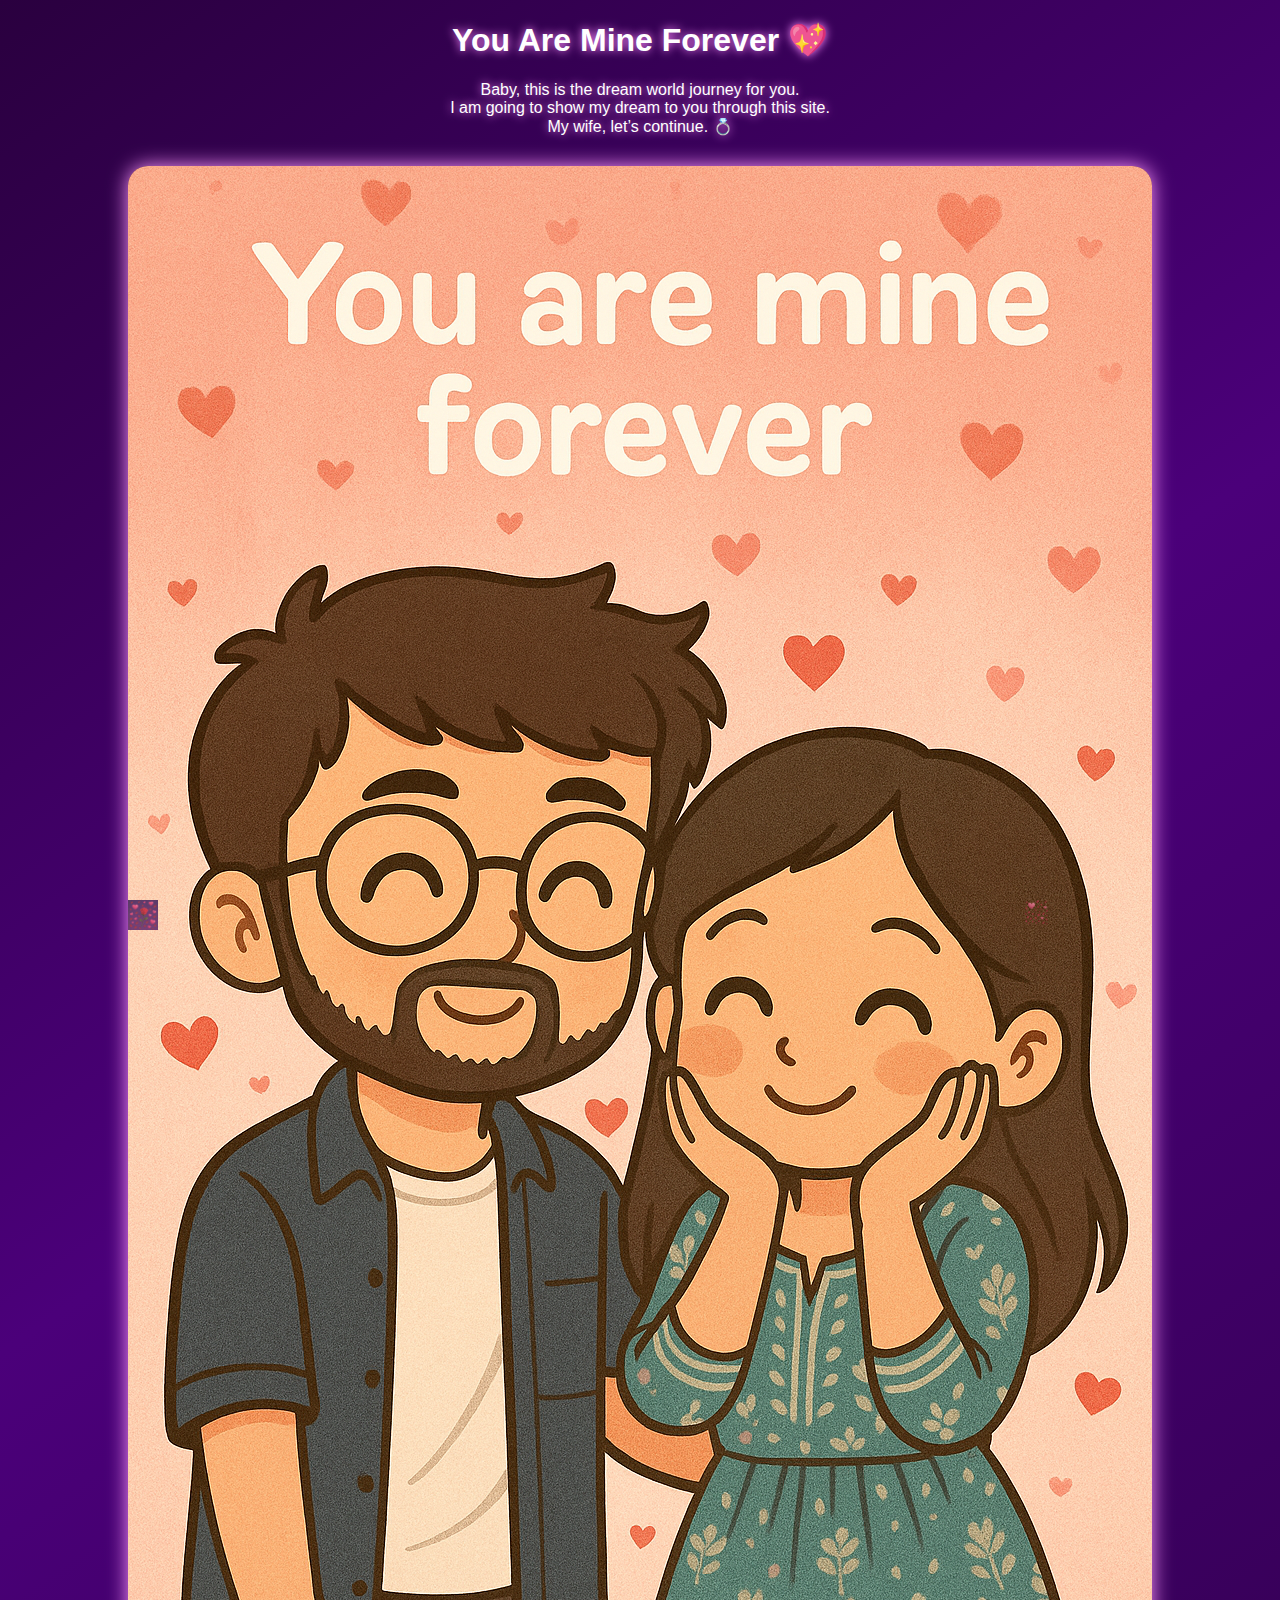
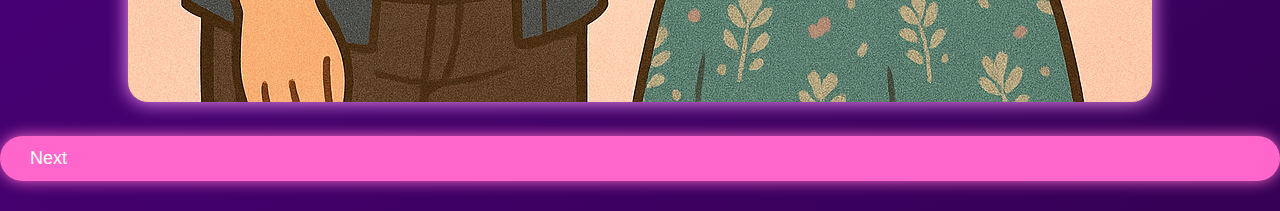
<file: index.html>
<!DOCTYPE html>
<html lang="en">
<head>
  <meta charset="UTF-8">
  <title>You Are Mine Forever</title>
  <meta name="viewport" content="width=device-width, initial-scale=1.0">
  <style>
    body {
      margin: 0;
      padding: 0;
      background: linear-gradient(145deg, #2a003f, #4b007a, #350055);
      font-family: 'Arial', sans-serif;
      color: #fff;
      overflow: hidden;
    }

    h1, p {
      text-align: center;
      text-shadow: 0 0 10px #ff8cff;
    }

    .image-container {
      text-align: center;
      margin-top: 30px;
    }

    .image-container img {
      max-width: 80%;
      height: auto;
      border-radius: 20px;
      box-shadow: 0 0 20px #ff99ff;
    }

    .next-button {
      display: block;
      margin: 30px auto;
      padding: 12px 30px;
      background: #ff66cc;
      color: white;
      border: none;
      border-radius: 25px;
      font-size: 18px;
      cursor: pointer;
      text-decoration: none;
      box-shadow: 0 0 15px #ff66cc;
    }

    .floating-heart, .floating-rose {
      position: absolute;
      animation: float 12s linear infinite;
      opacity: 0.8;
    }

    .floating-heart {
      width: 30px;
      top: 100%;
      left: 10%;
      animation-delay: 0s;
    }

    .floating-rose {
      width: 25px;
      top: 100%;
      left: 80%;
      animation-delay: 4s;
    }

    @keyframes float {
      0% { transform: translateY(0) rotate(0deg); }
      100% { transform: translateY(-120vh) rotate(360deg); }
    }
  </style>
</head>
<body>

  <!-- Floating decorations -->
  <img src="heart.png" class="floating-heart" alt="heart">
  <img src="rose.png" class="floating-rose" alt="rose">

  <h1>You Are Mine Forever 💖</h1>
  <p>Baby, this is the dream world journey for you.<br>
     I am going to show my dream to you through this site.<br>
     My wife, let’s continue. 💍</p>

  <div class="image-container">
    <img src="page1.png" alt="Chibi Hug Image">
  </div>

  <a href="page2.html" class="next-button">Next</a>

</body>
</html>
</file>
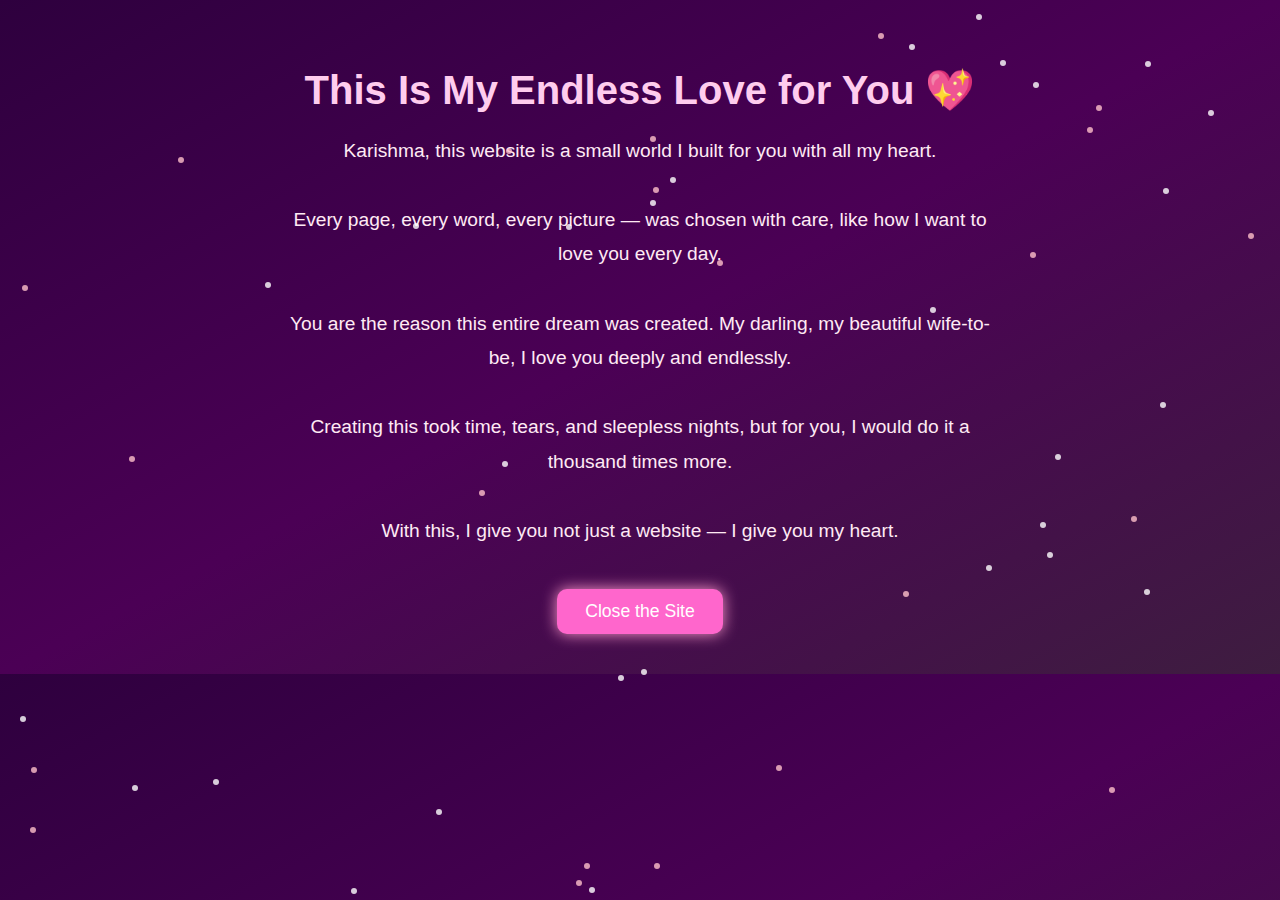
<file: page10.html>
<!DOCTYPE html>
<html lang="en">
<head>
  <meta charset="UTF-8" />
  <meta name="viewport" content="width=device-width, initial-scale=1.0"/>
  <title>My Endless Love for You</title>
  <style>
    body {
      margin: 0;
      padding: 0;
      background: linear-gradient(to bottom right, #2e003e, #4b0055, #3e1d40);
      color: #fff;
      font-family: 'Segoe UI', sans-serif;
      display: flex;
      flex-direction: column;
      align-items: center;
      text-align: center;
      padding: 40px 20px;
      overflow-x: hidden;
    }

    h1 {
      font-size: 2.5rem;
      margin-bottom: 20px;
      color: #ffccee;
    }

    .message {
      max-width: 700px;
      font-size: 1.2rem;
      line-height: 1.8;
      margin-bottom: 40px;
      color: #ffeaf4;
    }

    .close-btn {
      padding: 12px 28px;
      font-size: 1.1rem;
      background: #ff66cc;
      color: white;
      border: none;
      border-radius: 10px;
      box-shadow: 0 0 15px #ff99cc;
      cursor: pointer;
      transition: background 0.3s ease;
    }

    .close-btn:hover {
      background: #ff1493;
    }

    #goodbye {
      margin-top: 30px;
      font-size: 1.3rem;
      display: none;
      color: #ffcce6;
      animation: fadeIn 1s ease-in-out forwards;
    }

    @keyframes fadeIn {
      from { opacity: 0; }
      to { opacity: 1; }
    }

    .sparkle {
      position: absolute;
      width: 6px;
      height: 6px;
      background: pink;
      border-radius: 50%;
      opacity: 0.8;
      animation: rise 3s infinite ease-in-out;
    }

    @keyframes rise {
      0% {
        transform: translateY(0) scale(1);
        opacity: 0.8;
      }
      100% {
        transform: translateY(-100vh) scale(0.5);
        opacity: 0;
      }
    }
  </style>
</head>
<body>

  <h1>This Is My Endless Love for You 💖</h1>

  <div class="message">
    Karishma, this website is a small world I built for you with all my heart.<br><br>
    Every page, every word, every picture — was chosen with care, like how I want to love you every day.<br><br>
    You are the reason this entire dream was created. My darling, my beautiful wife-to-be, I love you deeply and endlessly.<br><br>
    Creating this took time, tears, and sleepless nights, but for you, I would do it a thousand times more.<br><br>
    With this, I give you not just a website — I give you my heart.
  </div>

  <button class="close-btn" onclick="closeMessage()">Close the Site</button>

  <p id="goodbye">
    Thank you for being part of my dream world, my love 💕<br>
    You can now gently close this tab and carry my love in your heart 💋
  </p>

  <!-- Music continues -->
  <audio autoplay loop style="display: none">
    <source src="music.mp3" type="audio/mpeg">
  </audio>

  <!-- Sparkles for background effect -->
  <script>
    function closeMessage() {
      document.getElementById("goodbye").style.display = "block";
    }

    // Add floating sparkles
    for (let i = 0; i < 50; i++) {
      const sparkle = document.createElement("div");
      sparkle.classList.add("sparkle");
      sparkle.style.left = Math.random() * 100 + "vw";
      sparkle.style.top = Math.random() * 100 + "vh";
      sparkle.style.animationDelay = (Math.random() * 5) + "s";
      sparkle.style.backgroundColor = Math.random() > 0.5 ? "pink" : "white";
      document.body.appendChild(sparkle);
    }
  </script>
</body>
</html>
</file>
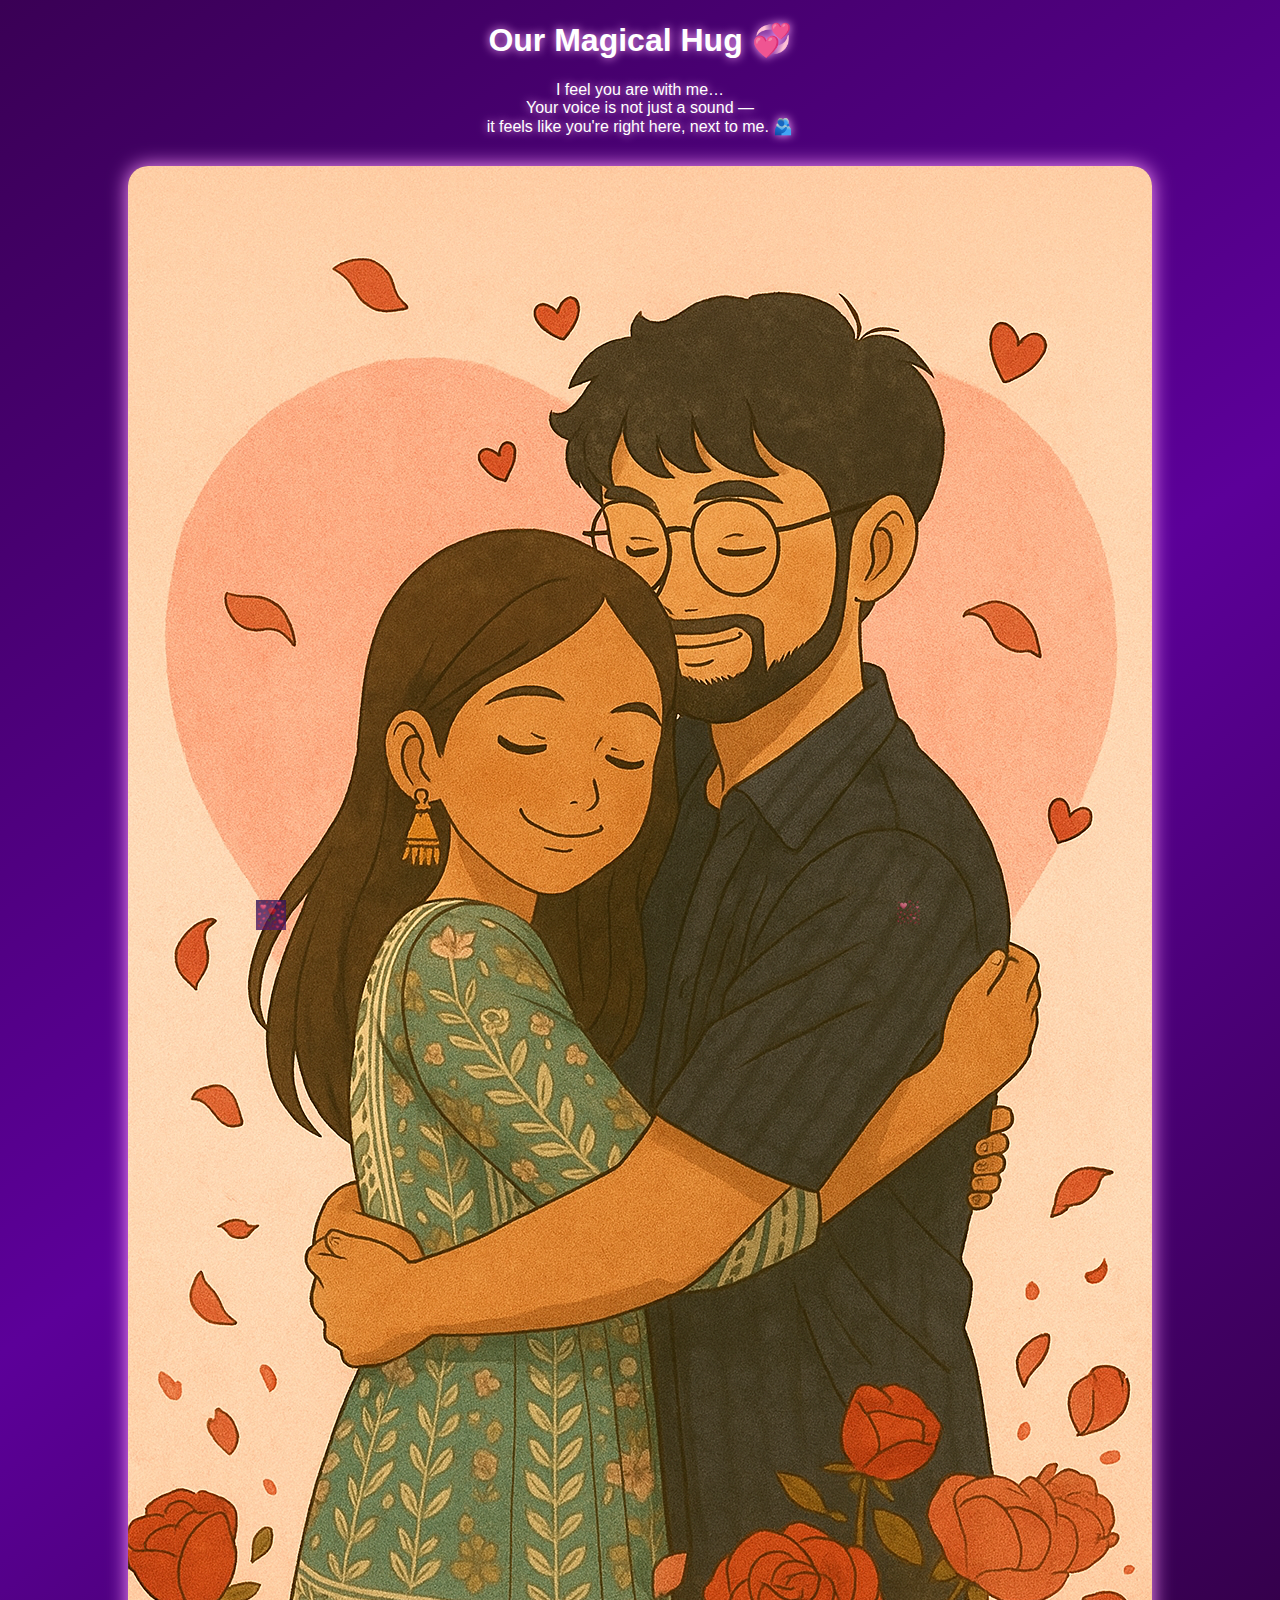
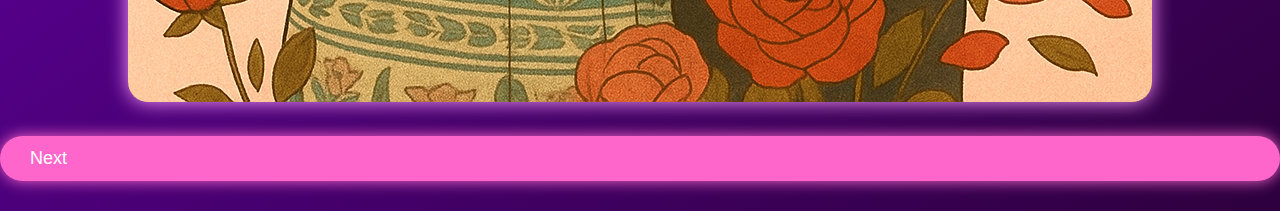
<file: page2.html>
<!DOCTYPE html>
<html lang="en">
<head>
  <meta charset="UTF-8">
  <title>Our Hugging Dream</title>
  <meta name="viewport" content="width=device-width, initial-scale=1.0">
  <style>
    body {
      margin: 0;
      padding: 0;
      background: linear-gradient(145deg, #3a0055, #5c0099, #2e003e);
      font-family: 'Arial', sans-serif;
      color: #fff;
      overflow: hidden;
    }

    h1, p {
      text-align: center;
      text-shadow: 0 0 10px #ffaaff;
    }

    .image-container {
      text-align: center;
      margin-top: 30px;
    }

    .image-container img {
      max-width: 80%;
      height: auto;
      border-radius: 20px;
      box-shadow: 0 0 20px #ff99ff;
    }

    .next-button {
      display: block;
      margin: 30px auto;
      padding: 12px 30px;
      background: #ff66cc;
      color: white;
      border: none;
      border-radius: 25px;
      font-size: 18px;
      cursor: pointer;
      text-decoration: none;
      box-shadow: 0 0 15px #ff66cc;
    }

    .floating-heart, .floating-rose {
      position: absolute;
      animation: float 10s linear infinite;
      opacity: 0.8;
    }

    .floating-heart {
      width: 30px;
      top: 100%;
      left: 20%;
      animation-delay: 2s;
    }

    .floating-rose {
      width: 25px;
      top: 100%;
      left: 70%;
      animation-delay: 5s;
    }

    @keyframes float {
      0% { transform: translateY(0) rotate(0deg); }
      100% { transform: translateY(-120vh) rotate(360deg); }
    }

    audio {
      display: none;
    }
  </style>
</head>
<body>

  <!-- Floating elements -->
  <img src="heart.png" class="floating-heart" alt="heart">
  <img src="rose.png" class="floating-rose" alt="rose">

  <!-- Romantic message -->
  <h1>Our Magical Hug 💞</h1>
  <p>I feel you are with me…<br>
     Your voice is not just a sound —<br>
     it feels like you're right here, next to me. 🫂</p>

  <!-- Ghibli hugging scene -->
  <div class="image-container">
    <img src="page2.png" alt="Ghibli Hug Scene">
  </div>

  <!-- Background Music -->
  <audio autoplay loop id="bg-music">
    <source src="your-music.mp3" type="audio/mpeg">
    Your browser does not support the audio element.
  </audio>

  <!-- Navigation -->
  <a href="page3.html" class="next-button">Next</a>

</body>
</html>
</file>
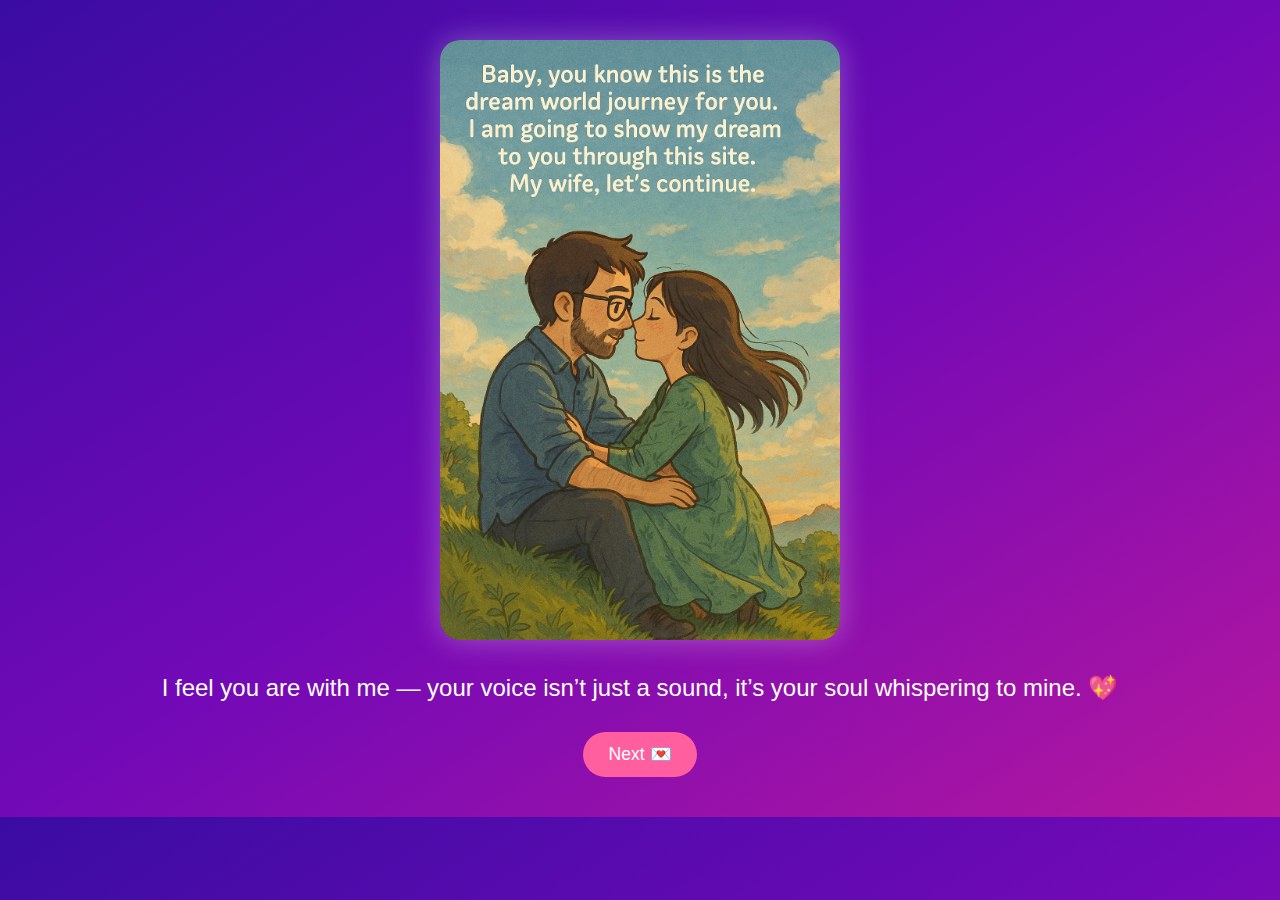
<file: page3.html>
<!DOCTYPE html>
<html lang="en">
<head>
  <meta charset="UTF-8" />
  <meta name="viewport" content="width=device-width, initial-scale=1.0"/>
  <title>Hug Scene 💖</title>
  <style>
    body {
      margin: 0;
      padding: 0;
      background: linear-gradient(to bottom right, #3a0ca3, #7209b7, #b5179e);
      font-family: 'Segoe UI', sans-serif;
      color: white;
      text-align: center;
      overflow-x: hidden;
    }

    .content {
      padding: 40px 20px;
    }

    .content img {
      width: 80%;
      max-width: 400px;
      border-radius: 20px;
      box-shadow: 0 0 30px rgba(255, 255, 255, 0.3);
      margin-bottom: 20px;
    }

    .message {
      font-size: 1.5em;
      margin-top: 10px;
      animation: fadeIn 3s ease;
    }

    @keyframes fadeIn {
      0% {opacity: 0;}
      100% {opacity: 1;}
    }

    .next-button {
      display: inline-block;
      margin-top: 30px;
      padding: 12px 25px;
      background: #ff5f9e;
      color: white;
      border: none;
      border-radius: 30px;
      font-size: 1.1em;
      cursor: pointer;
      text-decoration: none;
      transition: background 0.3s;
    }

    .next-button:hover {
      background: #ff2e88;
    }
  </style>
</head>
<body>

  <div class="content">
    <img src="hug-scene.png" alt="Hug Scene" />
    <div class="message">
      I feel you are with me — your voice isn’t just a sound, it’s your soul whispering to mine. 💖
    </div>

    <a href="page4.html" class="next-button">Next 💌</a>
  </div>

  <!-- Background music -->
  <audio autoplay loop>
    <source src="romantic-music.mp3" type="audio/mpeg" />
    Your browser does not support the audio element.
  </audio>

</body>
</html>
</file>
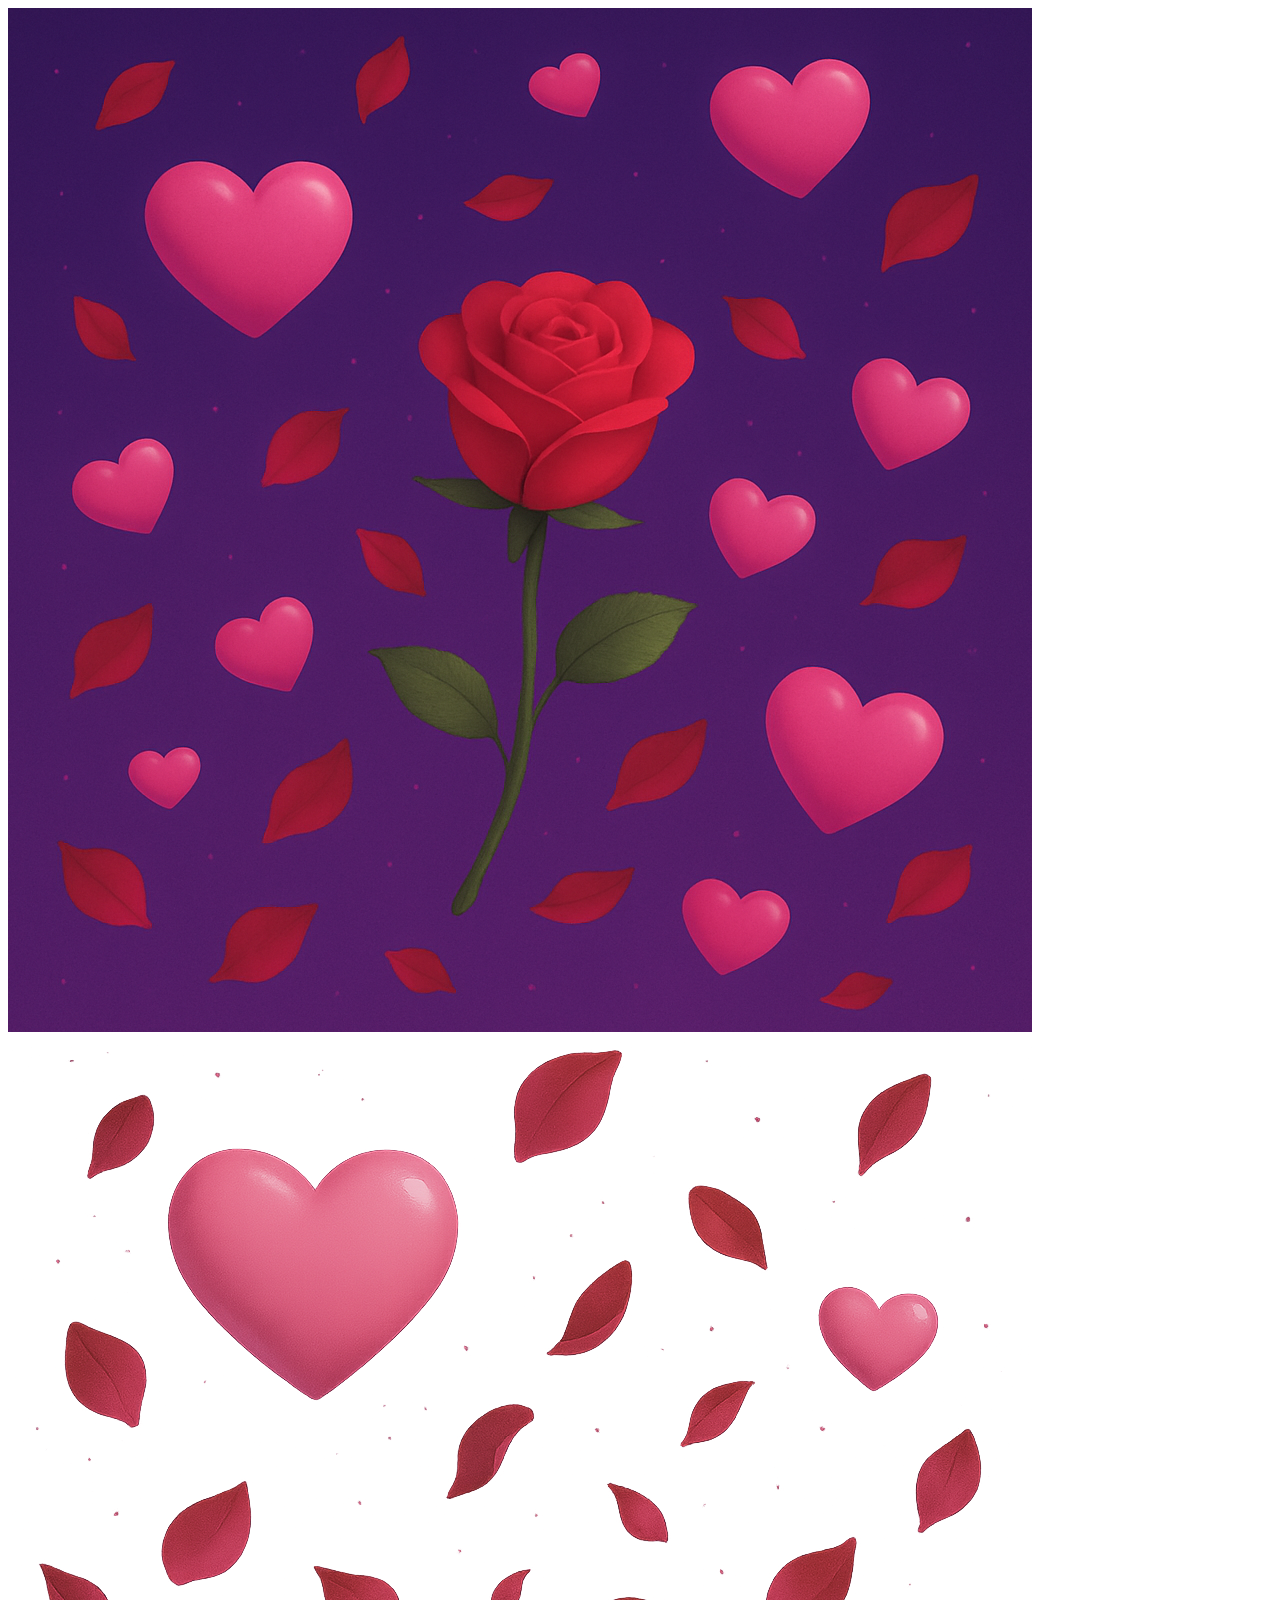
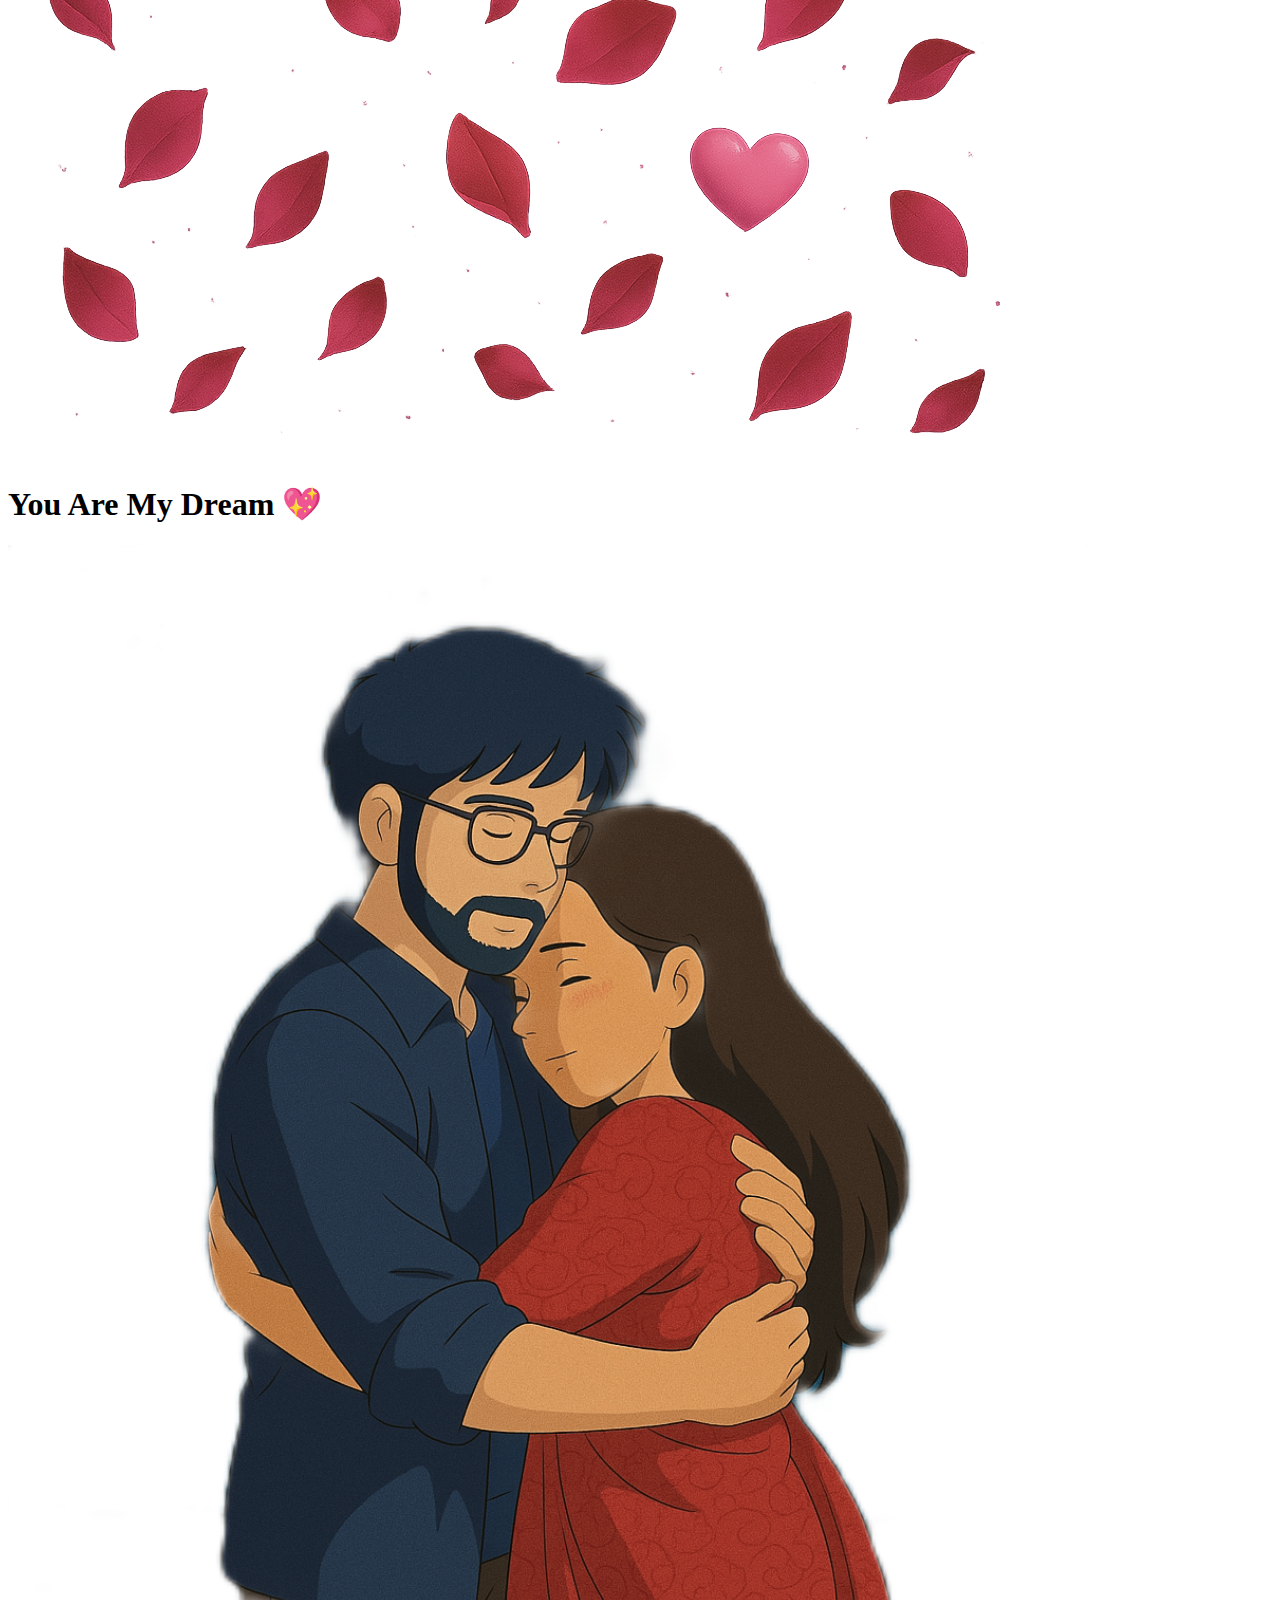
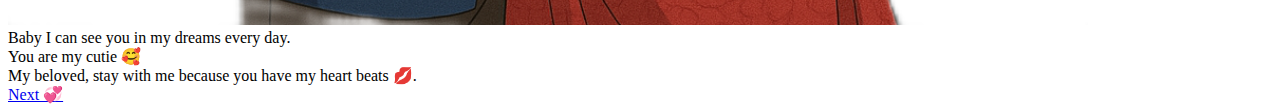
<file: page4.html>
<!DOCTYPE html>
<html lang="en">
<head>
  <meta charset="UTF-8" />
  <title>Page 4 – My Dream</title>
  <link rel="stylesheet" href="style.css" />
</head>
<body>

  <!-- Floating Elements -->
  <div class="floating-elements">
    <img src="heart.png" class="heart" alt="Heart">
    <img src="rose.png" class="rose" alt="Rose">
  </div>

  <!-- Music continues -->
  <audio autoplay loop>
    <source src="romantic-music.mp3" type="audio/mpeg" />
    Your browser does not support the audio element.
  </audio>

  <div class="content">
    <h1 class="title">You Are My Dream 💖</h1>
    <img src="hug.png" alt="Dream Hug" class="main-image" />

    <div class="message">
      Baby I can see you in my dreams every day.<br />
      You are my cutie 🥰<br />
      My beloved, stay with me because you have my heart beats 💋.
    </div>

    <a href="page5.html" class="next-button">Next 💞</a>
  </div>

</body>
</html>
</file>
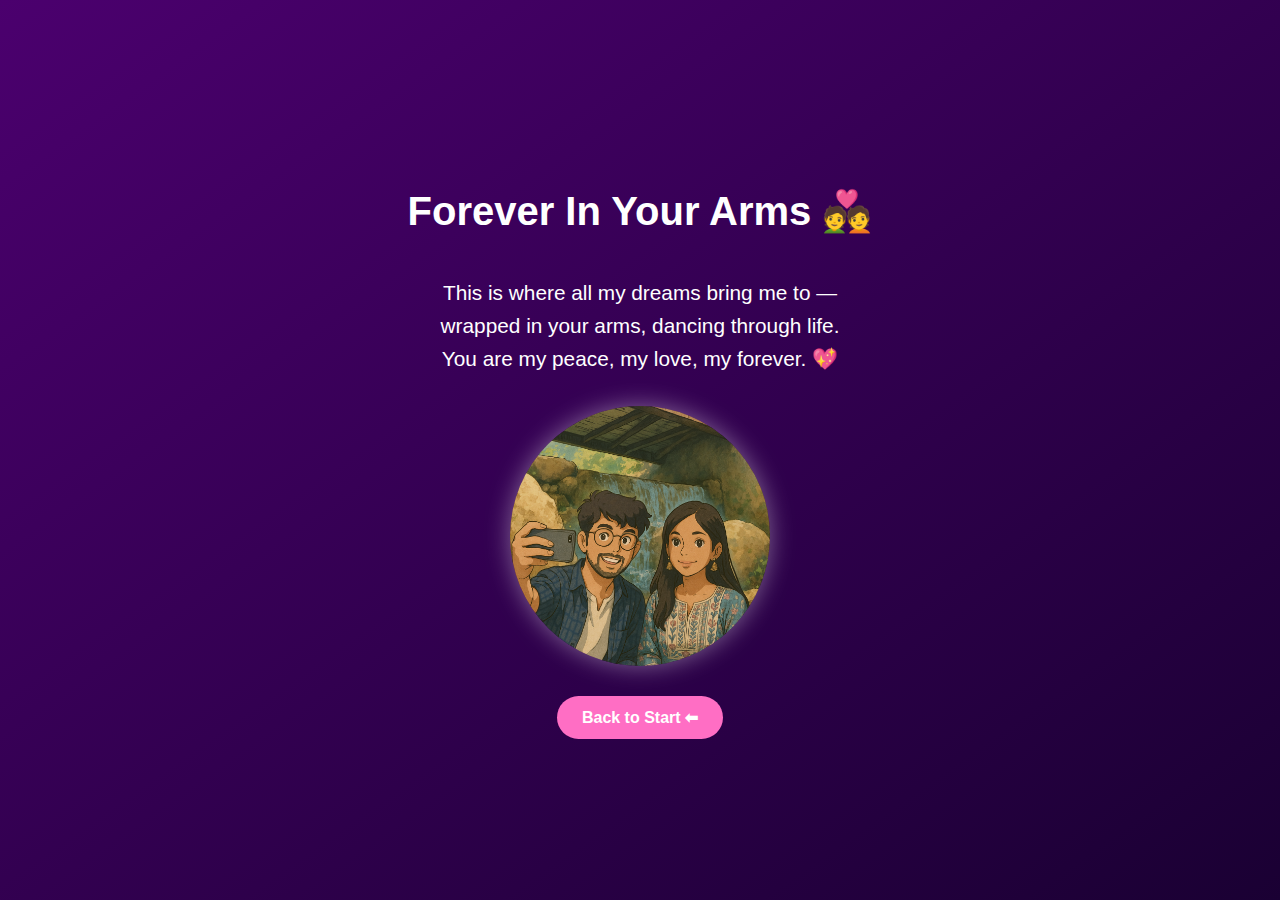
<file: page5.html>
<!DOCTYPE html>
<html lang="en">
<head>
  <meta charset="UTF-8" />
  <meta name="viewport" content="width=device-width, initial-scale=1.0"/>
  <title>Page 5 – Together Forever</title>
  <style>
    body {
      margin: 0;
      padding: 0;
      font-family: 'Segoe UI', Tahoma, Geneva, Verdana, sans-serif;
      background: linear-gradient(to top left, #1a0033, #4b006e);
      color: #fff;
      display: flex;
      flex-direction: column;
      align-items: center;
      justify-content: center;
      min-height: 100vh;
      text-align: center;
    }

    h1 {
      font-size: 2.5rem;
      margin-bottom: 20px;
      animation: fadeIn 2s ease-in-out;
    }

    p {
      font-size: 1.3rem;
      max-width: 80%;
      margin-bottom: 30px;
      line-height: 1.6;
      animation: fadeIn 2.5s ease-in-out;
    }

    .hug-animation {
      width: 260px;
      height: 260px;
      background-image: url('page5-hug.png');
      background-size: cover;
      border-radius: 50%;
      animation: hugDance 4s infinite alternate ease-in-out;
      box-shadow: 0 0 25px rgba(255, 255, 255, 0.4);
    }

    a.button {
      display: inline-block;
      margin-top: 30px;
      padding: 12px 25px;
      background-color: #ff6ec4;
      color: white;
      text-decoration: none;
      font-weight: bold;
      border-radius: 30px;
      transition: background 0.3s ease;
    }

    a.button:hover {
      background-color: #e65cb4;
    }

    @keyframes fadeIn {
      from { opacity: 0; transform: translateY(-10px); }
      to { opacity: 1; transform: translateY(0); }
    }

    @keyframes hugDance {
      0% { transform: scale(1) rotate(0deg); }
      50% { transform: scale(1.05) rotate(2deg); }
      100% { transform: scale(1) rotate(-2deg); }
    }
  </style>
</head>
<body>

  <!-- Music (same as previous) -->
  <audio id="bg-music" autoplay loop style="display: none;">
    <source src="music.mp3" type="audio/mpeg">
    Your browser does not support the audio element.
  </audio>

  <h1>Forever In Your Arms 💑</h1>

  <p>
    This is where all my dreams bring me to — <br>
    wrapped in your arms, dancing through life. <br>
    You are my peace, my love, my forever. 💖
  </p>

  <div class="hug-animation"></div>

  <a class="button" href="index.html">Back to Start ⬅</a>

  <script>
    window.addEventListener("load", () => {
      const audio = document.getElementById("bg-music");
      if (audio && audio.paused) {
        audio.play().catch(err => {
          console.log("Autoplay blocked:", err);
        });
      }
    });
  </script>

</body>
</html>
</file>
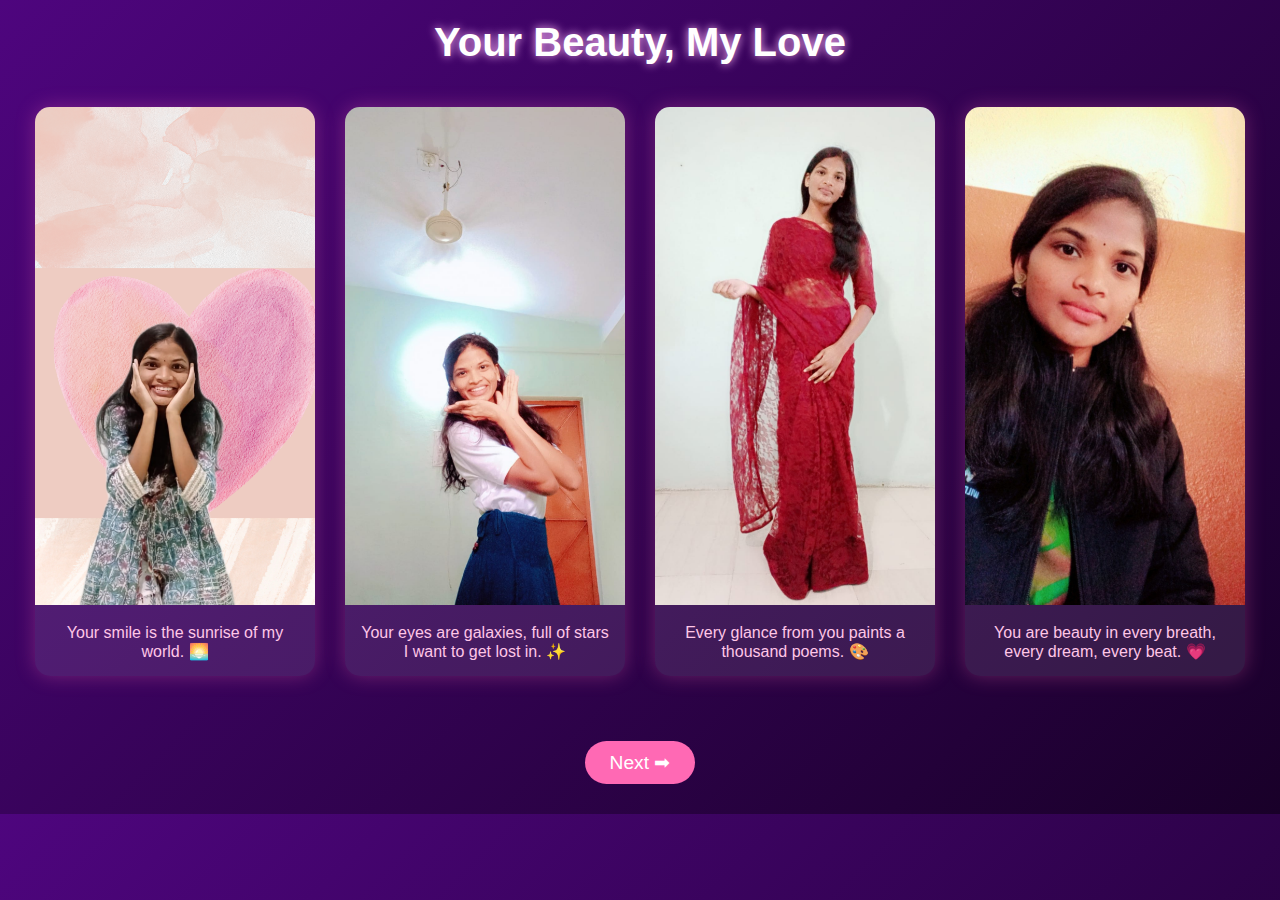
<file: page6.html>
<!DOCTYPE html>
<html lang="en">
<head>
  <meta charset="UTF-8" />
  <meta name="viewport" content="width=device-width, initial-scale=1.0"/>
  <title>Your Beauty, My Love</title>
  <link rel="stylesheet" href="style.css" />
  <style>
    body {
      background: linear-gradient(135deg, #4e057e, #190029);
      color: white;
      font-family: 'Segoe UI', sans-serif;
      margin: 0;
      padding: 0;
      text-align: center;
    }

    h1 {
      font-size: 2.5rem;
      margin-top: 20px;
      text-shadow: 0 0 10px #ffb6f9;
    }

    .gallery {
      display: flex;
      flex-wrap: wrap;
      justify-content: center;
      margin: 20px;
    }

    .gallery-item {
      margin: 15px;
      background-color: rgba(255, 255, 255, 0.1);
      border-radius: 15px;
      overflow: hidden;
      width: 280px;
      box-shadow: 0 0 20px rgba(255, 105, 180, 0.3);
      transition: transform 0.3s ease;
    }

    .gallery-item:hover {
      transform: scale(1.05);
    }

    .gallery-item img {
      width: 100%;
      height: auto;
    }

    .description {
      padding: 15px;
      font-size: 1rem;
      color: #ffc6e7;
    }

    .next-button {
      display: inline-block;
      margin: 30px auto;
      padding: 10px 25px;
      background-color: #ff69b4;
      color: white;
      border: none;
      font-size: 1.2rem;
      border-radius: 25px;
      text-decoration: none;
      transition: background 0.3s;
    }

    .next-button:hover {
      background-color: #e34ca1;
    }
  </style>
</head>
<body>

  <h1>Your Beauty, My Love</h1>

  <div class="gallery">
    <div class="gallery-item">
      <img src="her1.png" alt="Her Smile">
      <div class="description">Your smile is the sunrise of my world. 🌅</div>
    </div>
    <div class="gallery-item">
      <img src="her2.png" alt="Her Eyes">
      <div class="description">Your eyes are galaxies, full of stars I want to get lost in. ✨</div>
    </div>
    <div class="gallery-item">
      <img src="her3.png" alt="Her Look">
      <div class="description">Every glance from you paints a thousand poems. 🎨</div>
    </div>
    <div class="gallery-item">
      <img src="her4.png" alt="Her Heart">
      <div class="description">You are beauty in every breath, every dream, every beat. 💗</div>
    </div>
  </div>

  <a href="page7.html" class="next-button">Next ➡</a>

</body>
</html>
</file>
<file: style.css>
<!DOCTYPE html>
<html lang="en">
<head>
  <meta charset="UTF-8">
  <title>Page 3 – I Feel You</title>
  <link rel="stylesheet" href="style.css">
</head>
<body>

  <!-- Floating hearts and roses -->
  <div class="floating-elements">
    <img src="heart.png" class="heart" alt="Heart">
    <img src="rose.png" class="rose" alt="Rose">
  </div>

  <!-- Start music -->
  <audio autoplay loop>
    <source src="romantic-music.mp3" type="audio/mpeg">
    Your browser does not support the audio element.
  </audio>

  <div class="content">
    <h1 class="title">I Feel You With Me 🤗</h1>
    <img src="hug.png" alt="Us Hugging" class="main-image">

    <div class="message">
      I feel you are with me, always.<br>
      Your voice is not just sound, it feels like your warm presence beside me.<br>
      My heart understands your silence, my soul hears your love. 💞
    </div>

    <a href="page4.html" class="next-button">Next 💌</a>
  </div>

</body>
</html>
</file>
